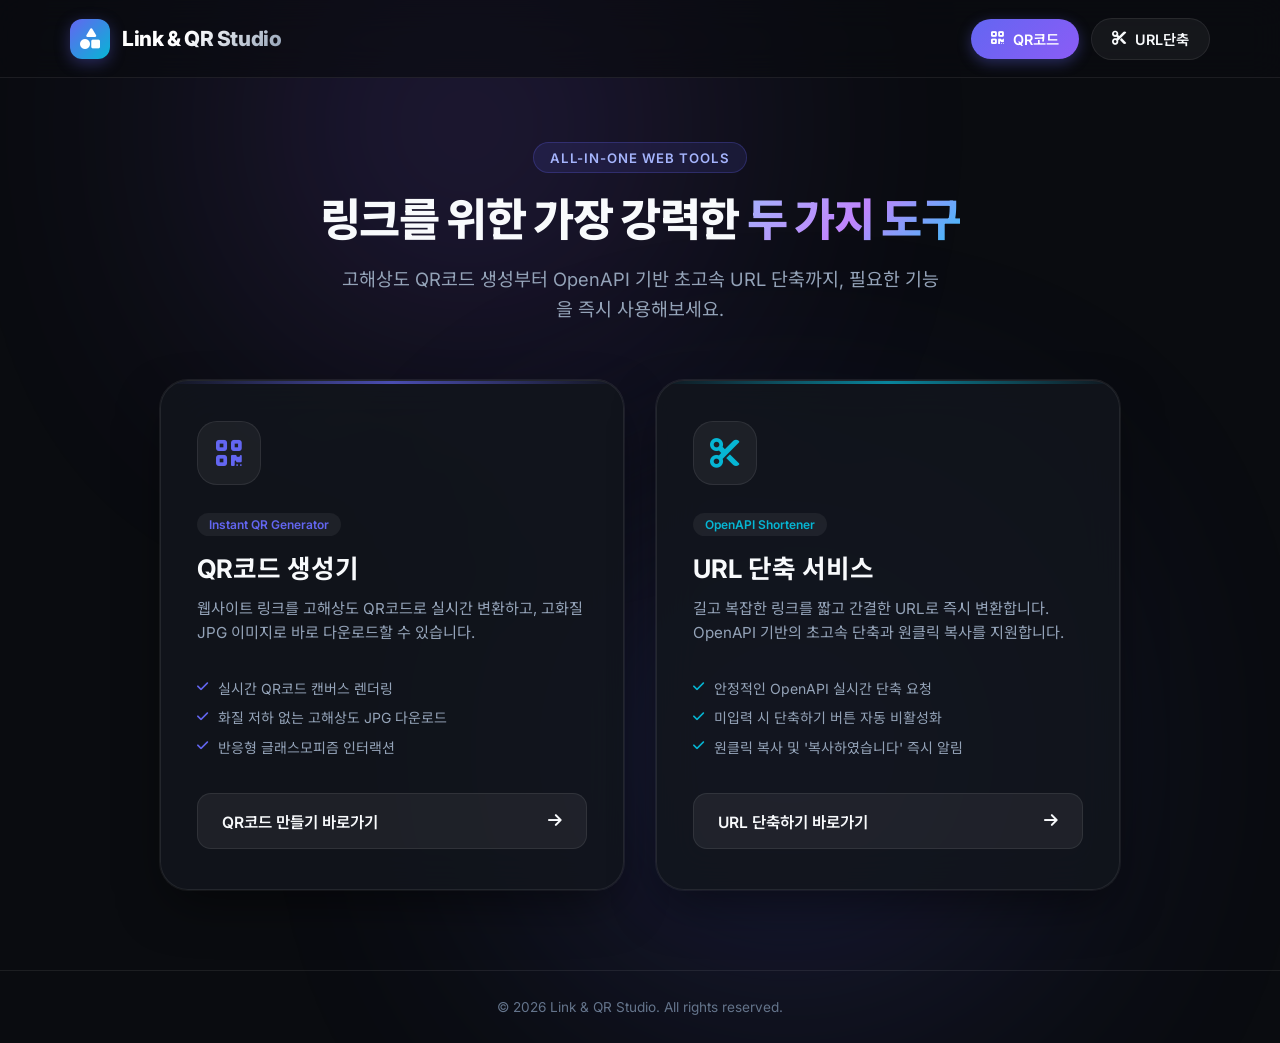
<file: index.html>
<!DOCTYPE html>
<html lang="ko">
<head>
  <meta charset="UTF-8">
  <meta name="viewport" content="width=device-width, initial-scale=1.0">
  <title>Link & QR Hub - 스마트 웹 도구 모음</title>
  <meta name="description" content="QR 코드 생성기 및 OpenAPI 기반 URL 단축 서비스를 제공하는 스마트 웹 유틸리티 허브.">
  
  <!-- Google Fonts -->
  <link rel="preconnect" href="https://fonts.googleapis.com">
  <link rel="preconnect" href="https://fonts.gstatic.com" crossorigin>
  <link href="https://fonts.googleapis.com/css2?family=Inter:wght@400;500;600;700;800&family=Noto+Sans+KR:wght@400;500;700&display=swap" rel="stylesheet">
  
  <!-- FontAwesome -->
  <link rel="stylesheet" href="https://cdnjs.cloudflare.com/ajax/libs/font-awesome/6.5.1/css/all.min.css">

  <style>
    :root {
      --bg-main: #0a0c10;
      --bg-card: rgba(18, 22, 29, 0.85);
      --bg-card-hover: rgba(26, 32, 44, 0.95);
      --border-subtle: rgba(255, 255, 255, 0.08);
      --border-highlight: rgba(255, 255, 255, 0.18);
      
      --primary: #6366f1;
      --primary-hover: #4f46e5;
      --primary-glow: rgba(99, 102, 241, 0.35);
      --accent: #8b5cf6;
      --cyan: #06b6d4;
      --emerald: #10b981;

      --text-main: #f8fafc;
      --text-muted: #94a3b8;
      --text-dim: #64748b;

      --radius-md: 14px;
      --radius-lg: 20px;
      --radius-xl: 28px;
      --radius-full: 9999px;

      --shadow-card: 0 20px 50px -10px rgba(0, 0, 0, 0.5), 0 0 0 1px var(--border-subtle);
      --shadow-glow: 0 0 40px -10px var(--primary-glow);
      --transition-smooth: all 0.4s cubic-bezier(0.16, 1, 0.3, 1);
    }

    * {
      margin: 0;
      padding: 0;
      box-sizing: border-box;
    }

    body {
      font-family: 'Inter', 'Noto Sans KR', -apple-system, BlinkMacSystemFont, sans-serif;
      background-color: var(--bg-main);
      color: var(--text-main);
      min-height: 100vh;
      display: flex;
      flex-direction: column;
      overflow-x: hidden;
      position: relative;
      -webkit-font-smoothing: antialiased;
    }

    /* Ambient Background Light Orbs */
    .ambient-glow {
      position: fixed;
      border-radius: 50%;
      filter: blur(140px);
      pointer-events: none;
      z-index: 0;
      opacity: 0.45;
      animation: pulseGlow 12s ease-in-out infinite alternate;
    }

    .glow-top {
      top: -150px;
      left: 15%;
      width: 550px;
      height: 550px;
      background: radial-gradient(circle, var(--accent) 0%, transparent 70%);
    }

    .glow-bottom {
      bottom: -150px;
      right: 15%;
      width: 600px;
      height: 600px;
      background: radial-gradient(circle, var(--primary) 0%, transparent 70%);
    }

    @keyframes pulseGlow {
      0% { transform: scale(1) translateY(0); opacity: 0.35; }
      50% { transform: scale(1.1) translateY(30px); opacity: 0.5; }
      100% { transform: scale(1) translateY(0); opacity: 0.35; }
    }

    /* Header */
    .app-header {
      position: sticky;
      top: 0;
      z-index: 50;
      width: 100%;
      padding: 1.1rem 2rem;
      backdrop-filter: blur(16px);
      -webkit-backdrop-filter: blur(16px);
      border-bottom: 1px solid var(--border-subtle);
      background: rgba(10, 12, 16, 0.65);
    }

    .header-container {
      max-width: 1140px;
      margin: 0 auto;
      display: flex;
      align-items: center;
      justify-content: space-between;
      gap: 1.5rem;
    }

    .brand-link {
      display: flex;
      align-items: center;
      gap: 0.75rem;
      text-decoration: none;
      color: var(--text-main);
    }

    .logo-wrapper {
      width: 40px;
      height: 40px;
      border-radius: 12px;
      background: linear-gradient(135deg, var(--primary), var(--cyan));
      display: flex;
      align-items: center;
      justify-content: center;
      box-shadow: 0 4px 15px var(--primary-glow);
      color: #ffffff;
      font-size: 1.25rem;
    }

    .brand-name {
      font-size: 1.3rem;
      font-weight: 800;
      letter-spacing: -0.02em;
      background: linear-gradient(135deg, #ffffff 40%, var(--text-muted) 100%);
      -webkit-background-clip: text;
      -webkit-text-fill-color: transparent;
    }

    /* Nav Buttons */
    .nav-tabs {
      display: flex;
      align-items: center;
      gap: 0.75rem;
    }

    .nav-btn {
      display: inline-flex;
      align-items: center;
      gap: 0.55rem;
      padding: 0.6rem 1.25rem;
      border-radius: var(--radius-full);
      font-size: 0.9rem;
      font-weight: 600;
      text-decoration: none;
      transition: var(--transition-smooth);
      border: 1px solid var(--border-subtle);
      background: rgba(255, 255, 255, 0.05);
      color: var(--text-main);
    }

    .nav-btn:hover {
      background: rgba(255, 255, 255, 0.12);
      border-color: var(--border-highlight);
      transform: translateY(-2px);
    }

    .nav-btn.primary {
      background: linear-gradient(135deg, var(--primary), var(--accent));
      border: none;
      color: #ffffff;
      box-shadow: 0 4px 14px var(--primary-glow);
    }

    .nav-btn.primary:hover {
      filter: brightness(1.15);
      box-shadow: 0 6px 20px rgba(99, 102, 241, 0.5);
    }

    /* Main Container */
    .main-wrapper {
      flex: 1;
      display: flex;
      flex-direction: column;
      align-items: center;
      justify-content: center;
      padding: 4rem 1.5rem 5rem;
      position: relative;
      z-index: 1;
      max-width: 1140px;
      margin: 0 auto;
      width: 100%;
    }

    /* Hero */
    .hero-section {
      text-align: center;
      margin-bottom: 3.5rem;
    }

    .hero-tag {
      display: inline-block;
      font-size: 0.825rem;
      font-weight: 600;
      text-transform: uppercase;
      letter-spacing: 0.08em;
      padding: 0.4rem 1rem;
      border-radius: var(--radius-full);
      background: rgba(99, 102, 241, 0.12);
      border: 1px solid rgba(99, 102, 241, 0.25);
      color: #a5b4fc;
      margin-bottom: 1.25rem;
    }

    .hero-title {
      font-size: 2.8rem;
      font-weight: 800;
      letter-spacing: -0.03em;
      line-height: 1.25;
      margin-bottom: 1rem;
    }

    .text-gradient {
      background: linear-gradient(135deg, #a5b4fc, #c084fc, #38bdf8);
      -webkit-background-clip: text;
      -webkit-text-fill-color: transparent;
    }

    .hero-subtitle {
      font-size: 1.15rem;
      color: var(--text-muted);
      max-width: 600px;
      margin: 0 auto;
      line-height: 1.6;
    }

    /* Cards Grid */
    .cards-grid {
      display: grid;
      grid-template-columns: repeat(2, 1fr);
      gap: 2rem;
      width: 100%;
      max-width: 960px;
    }

    .hub-card {
      background: var(--bg-card);
      backdrop-filter: blur(20px);
      -webkit-backdrop-filter: blur(20px);
      border: 1px solid var(--border-subtle);
      border-radius: var(--radius-xl);
      padding: 2.5rem 2.25rem;
      text-decoration: none;
      color: inherit;
      display: flex;
      flex-direction: column;
      justify-content: space-between;
      position: relative;
      overflow: hidden;
      box-shadow: var(--shadow-card);
      transition: var(--transition-smooth);
    }

    .hub-card::before {
      content: '';
      position: absolute;
      top: 0;
      left: 0;
      right: 0;
      height: 3px;
      background: linear-gradient(90deg, transparent, var(--card-color, var(--primary)), transparent);
      opacity: 0.7;
    }

    .hub-card:hover {
      transform: translateY(-8px);
      border-color: var(--border-highlight);
      background: var(--bg-card-hover);
      box-shadow: 0 30px 60px -15px rgba(0, 0, 0, 0.7), 0 0 40px -10px var(--card-glow, var(--primary-glow));
    }

    .card-qr {
      --card-color: #6366f1;
      --card-glow: rgba(99, 102, 241, 0.4);
    }

    .card-short {
      --card-color: #06b6d4;
      --card-glow: rgba(6, 182, 212, 0.4);
    }

    .card-icon-wrap {
      width: 64px;
      height: 64px;
      border-radius: var(--radius-lg);
      background: rgba(255, 255, 255, 0.05);
      border: 1px solid var(--border-subtle);
      display: flex;
      align-items: center;
      justify-content: center;
      font-size: 1.85rem;
      margin-bottom: 1.75rem;
      color: var(--card-color);
      transition: var(--transition-smooth);
    }

    .hub-card:hover .card-icon-wrap {
      transform: scale(1.1) rotate(-3deg);
      background: rgba(255, 255, 255, 0.1);
    }

    .card-badge {
      display: inline-block;
      font-size: 0.75rem;
      font-weight: 600;
      padding: 0.25rem 0.75rem;
      border-radius: var(--radius-full);
      background: rgba(255, 255, 255, 0.06);
      color: var(--card-color);
      margin-bottom: 0.75rem;
    }

    .card-title {
      font-size: 1.6rem;
      font-weight: 700;
      margin-bottom: 0.75rem;
      color: var(--text-main);
      display: flex;
      align-items: center;
      gap: 0.5rem;
    }

    .card-desc {
      font-size: 0.95rem;
      color: var(--text-muted);
      line-height: 1.6;
      margin-bottom: 2rem;
    }

    .card-features {
      list-style: none;
      display: flex;
      flex-direction: column;
      gap: 0.6rem;
      margin-bottom: 2.25rem;
    }

    .card-features li {
      font-size: 0.875rem;
      color: var(--text-muted);
      display: flex;
      align-items: center;
      gap: 0.6rem;
    }

    .card-features li i {
      color: var(--card-color);
      font-size: 0.8rem;
    }

    .card-action-btn {
      display: inline-flex;
      align-items: center;
      justify-content: space-between;
      width: 100%;
      padding: 1rem 1.5rem;
      border-radius: var(--radius-md);
      background: rgba(255, 255, 255, 0.06);
      border: 1px solid var(--border-subtle);
      font-size: 0.975rem;
      font-weight: 600;
      color: var(--text-main);
      transition: var(--transition-smooth);
    }

    .hub-card:hover .card-action-btn {
      background: var(--card-color);
      color: #ffffff;
      border-color: transparent;
      box-shadow: 0 4px 20px var(--card-glow);
    }

    .hub-card:hover .card-action-btn i {
      transform: translateX(4px);
    }

    .card-action-btn i {
      transition: transform 0.2s ease;
    }

    /* Footer */
    .app-footer {
      width: 100%;
      padding: 1.75rem 2rem;
      border-top: 1px solid var(--border-subtle);
      text-align: center;
      font-size: 0.85rem;
      color: var(--text-dim);
      position: relative;
      z-index: 10;
    }

    @media (max-width: 820px) {
      .cards-grid {
        grid-template-columns: 1fr;
      }
      .hero-title {
        font-size: 2.1rem;
      }
      .hub-card {
        padding: 2rem 1.75rem;
      }
    }
  </style>
</head>
<body>
  <!-- Ambient background glow elements -->
  <div class="ambient-glow glow-top"></div>
  <div class="ambient-glow glow-bottom"></div>

  <!-- Header Section with Buttons -->
  <header class="app-header">
    <div class="header-container">
      <a href="index.html" class="brand-link" id="brand-home" title="메인 허브">
        <div class="logo-wrapper">
          <i class="fa-solid fa-shapes"></i>
        </div>
        <span class="brand-name">Link & QR Studio</span>
      </a>

      <!-- 1. 'QR코드' 버튼과 'URL단축' 버튼 -->
      <nav class="nav-tabs" aria-label="메인 기능 바로가기">
        <a href="url2qr/index.html" class="nav-btn primary" id="btn-nav-qr" title="QR 코드 생성기로 이동">
          <i class="fa-solid fa-qrcode"></i>
          <span>QR코드</span>
        </a>
        <a href="urlShort/index.html" class="nav-btn" id="btn-nav-short" title="URL 단축 서비스로 이동">
          <i class="fa-solid fa-scissors"></i>
          <span>URL단축</span>
        </a>
      </nav>
    </div>
  </header>

  <!-- Main Content -->
  <main class="main-wrapper">
    <!-- Hero Section -->
    <section class="hero-section">
      <div class="hero-tag">All-in-One Web Tools</div>
      <h1 class="hero-title">링크를 위한 가장 강력한 <span class="text-gradient">두 가지 도구</span></h1>
      <p class="hero-subtitle">고해상도 QR코드 생성부터 OpenAPI 기반 초고속 URL 단축까지, 필요한 기능을 즉시 사용해보세요.</p>
    </section>

    <!-- Cards Grid -->
    <div class="cards-grid">
      
      <!-- Card 1: QR코드 (url2qr 폴더 index.html 연결) -->
      <a href="url2qr/index.html" class="hub-card card-qr" id="card-qr-link" title="QR코드 생성기로 이동">
        <div>
          <div class="card-icon-wrap">
            <i class="fa-solid fa-qrcode"></i>
          </div>
          <span class="card-badge">Instant QR Generator</span>
          <h2 class="card-title">QR코드 생성기</h2>
          <p class="card-desc">웹사이트 링크를 고해상도 QR코드로 실시간 변환하고, 고화질 JPG 이미지로 바로 다운로드할 수 있습니다.</p>
          <ul class="card-features">
            <li><i class="fa-solid fa-check"></i> 실시간 QR코드 캔버스 렌더링</li>
            <li><i class="fa-solid fa-check"></i> 화질 저하 없는 고해상도 JPG 다운로드</li>
            <li><i class="fa-solid fa-check"></i> 반응형 글래스모피즘 인터랙션</li>
          </ul>
        </div>
        <div class="card-action-btn">
          <span>QR코드 만들기 바로가기</span>
          <i class="fa-solid fa-arrow-right"></i>
        </div>
      </a>

      <!-- Card 2: URL단축 (urlShort 폴더 index.html 연결) -->
      <a href="urlShort/index.html" class="hub-card card-short" id="card-short-link" title="URL 단축 서비스로 이동">
        <div>
          <div class="card-icon-wrap">
            <i class="fa-solid fa-scissors"></i>
          </div>
          <span class="card-badge">OpenAPI Shortener</span>
          <h2 class="card-title">URL 단축 서비스</h2>
          <p class="card-desc">길고 복잡한 링크를 짧고 간결한 URL로 즉시 변환합니다. OpenAPI 기반의 초고속 단축과 원클릭 복사를 지원합니다.</p>
          <ul class="card-features">
            <li><i class="fa-solid fa-check"></i> 안정적인 OpenAPI 실시간 단축 요청</li>
            <li><i class="fa-solid fa-check"></i> 미입력 시 단축하기 버튼 자동 비활성화</li>
            <li><i class="fa-solid fa-check"></i> 원클릭 복사 및 '복사하였습니다' 즉시 알림</li>
          </ul>
        </div>
        <div class="card-action-btn">
          <span>URL 단축하기 바로가기</span>
          <i class="fa-solid fa-arrow-right"></i>
        </div>
      </a>

    </div>
  </main>

  <!-- Footer -->
  <footer class="app-footer">
    <p>© 2026 Link & QR Studio. All rights reserved.</p>
  </footer>
</body>
</html>
</file>
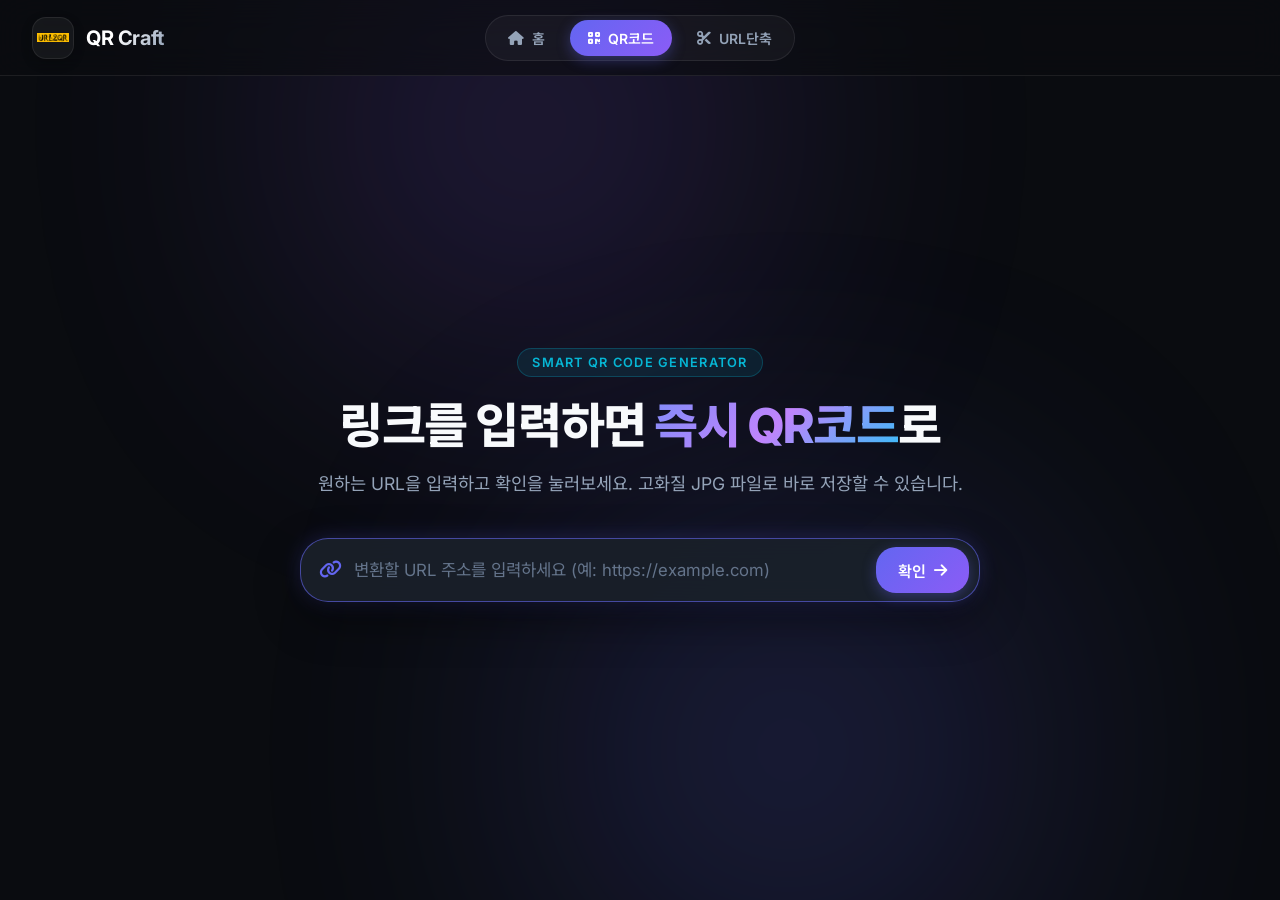
<file: url2qr/index.html>
<!DOCTYPE html>
<html lang="ko">
<head>
  <meta charset="UTF-8">
  <meta name="viewport" content="width=device-width, initial-scale=1.0">
  <title>QR Craft - 간편하고 세련된 QR 코드 생성기</title>
  <meta name="description" content="URL을 입력하여 손쉽게 고해상도 QR코드를 생성하고 JPG 파일로 다운로드하세요.">
  
  <!-- Google Fonts -->
  <link rel="preconnect" href="https://fonts.googleapis.com">
  <link rel="preconnect" href="https://fonts.gstatic.com" crossorigin>
  <link href="https://fonts.googleapis.com/css2?family=Inter:wght@400;500;600;700&family=Noto+Sans+KR:wght@400;500;700&display=swap" rel="stylesheet">
  
  <!-- FontAwesome for crisp modern icons -->
  <link rel="stylesheet" href="https://cdnjs.cloudflare.com/ajax/libs/font-awesome/6.5.1/css/all.min.css">
  
  <!-- CSS -->
  <link rel="stylesheet" href="style.css">
</head>
<body>
  <!-- Ambient background glow elements -->
  <div class="ambient-glow glow-top"></div>
  <div class="ambient-glow glow-bottom"></div>

  <!-- Header Section with Logo -->
  <header class="app-header">
    <div class="header-container">
      <a href="../index.html" class="brand-link" id="brand-home" title="처음 페이지(홈)로 이동">
        <div class="logo-wrapper">
          <img src="img/logo.png" alt="QR Craft 로고" class="logo-img" id="site-logo" onerror="this.style.display='none'; document.getElementById('logo-fallback').style.display='flex';">
          <div class="logo-fallback" id="logo-fallback" style="display: none;">
            <i class="fa-solid fa-qrcode"></i>
          </div>
        </div>
        <span class="brand-name">QR Craft</span>
      </a>

      <!-- Navigation Tabs: 홈, QR코드, URL단축 -->
      <nav class="nav-tabs" aria-label="메인 메뉴">
        <a href="../index.html" class="nav-tab-btn" id="nav-btn-home" title="처음 페이지(홈)로 이동">
          <i class="fa-solid fa-house"></i>
          <span>홈</span>
        </a>
        <a href="index.html" class="nav-tab-btn active" id="nav-btn-qr" title="현재 서비스: QR 코드 생성기">
          <i class="fa-solid fa-qrcode"></i>
          <span>QR코드</span>
        </a>
        <a href="../urlShort/index.html" class="nav-tab-btn" id="nav-btn-short" title="URL 단축 서비스로 이동">
          <i class="fa-solid fa-scissors"></i>
          <span>URL단축</span>
        </a>
      </nav>

      <!-- 우측 여백 밸런스용 빈 요소 (중앙 탭의 완전한 센터 정렬 지원) -->
      <div class="header-spacer" aria-hidden="true"></div>
    </div>
  </header>

  <!-- Main Workspace -->
  <main class="main-wrapper" id="main-wrapper">
    
    <!-- Hero / Headline (Visible in Initial state) -->
    <section class="hero-section" id="hero-section">
      <div class="hero-tag">Smart QR Code Generator</div>
      <h1 class="hero-title">링크를 입력하면 <span class="text-gradient">즉시 QR코드</span>로</h1>
      <p class="hero-subtitle">원하는 URL을 입력하고 확인을 눌러보세요. 고화질 JPG 파일로 바로 저장할 수 있습니다.</p>
    </section>

    <!-- Center QR Result Area (Hidden initially, visible in Result state) -->
    <section class="qr-result-section" id="qr-result-section" aria-live="polite">
      <div class="qr-card-container">
        
        <!-- Interactive QR Card -->
        <div class="qr-card" id="qr-card" title="클릭하여 JPG 파일로 다운로드">
          <div class="qr-badge">JPG 원클릭 다운로드</div>
          
          <div class="qr-canvas-wrapper" id="qr-canvas-wrapper">
            <!-- Container where qrcode.js mounts the canvas -->
            <div id="qrcode-mount"></div>
            <div class="qr-overlay">
              <div class="overlay-icon-wrap">
                <i class="fa-solid fa-download"></i>
              </div>
              <span class="overlay-text">클릭하여 JPG 저장</span>
            </div>
          </div>

          <div class="qr-info-meta">
            <span class="qr-target-preview" id="qr-target-preview">https://...</span>
            <div class="qr-actions-row">
              <button type="button" class="action-btn" id="btn-download-jpg" title="JPG 파일 다운로드">
                <i class="fa-solid fa-download"></i> JPG 다운로드
              </button>
              <button type="button" class="action-btn secondary" id="btn-copy-url" title="입력 URL 복사">
                <i class="fa-regular fa-copy"></i> 링크 복사
              </button>
              <button type="button" class="action-btn secondary" id="btn-reset-view" title="새로운 QR 만들기">
                <i class="fa-solid fa-rotate-left"></i> 새로 만들기
              </button>
            </div>
          </div>
        </div>

      </div>
    </section>

    <!-- Input Section: Center in Initial Mode, Moves to Bottom in Result Mode -->
    <section class="input-panel-wrapper" id="input-panel-wrapper">
      <form class="url-input-form" id="url-form" autocomplete="off">
        <div class="input-group-modern">
          <div class="input-icon">
            <i class="fa-solid fa-link"></i>
          </div>
          <input 
            type="text" 
            id="url-input" 
            class="url-input" 
            placeholder="변환할 URL 주소를 입력하세요 (예: https://example.com)" 
            required 
            aria-label="URL 입력"
            spellcheck="false"
          >
          <button type="button" class="btn-clear" id="btn-clear-input" title="내용 지우기" aria-label="지우기">
            <i class="fa-solid fa-xmark"></i>
          </button>
          <button type="submit" class="btn-submit" id="btn-generate">
            <span class="btn-text">확인</span>
            <i class="fa-solid fa-arrow-right btn-icon"></i>
          </button>
        </div>
      </form>
    </section>

  </main>

  <!-- Toast Notification Container -->
  <div class="toast-container" id="toast-container"></div>

  <!-- QR Code Library (Local Bundle) -->
  <script src="js/qrcode.min.js"></script>
  <!-- Application Logic -->
  <script src="script.js"></script>
</body>
</html>
</file>
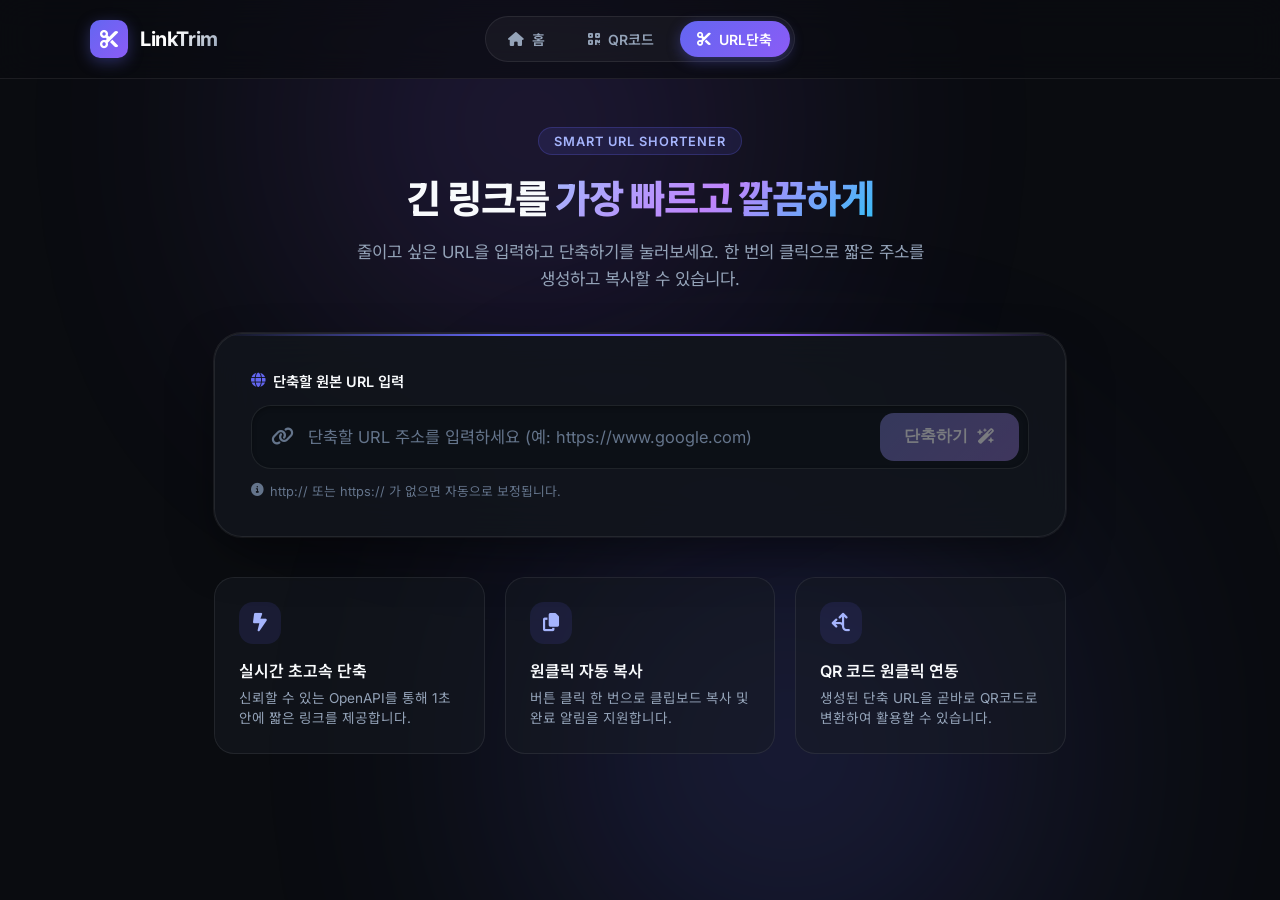
<file: urlShort/index.html>
<!DOCTYPE html>
<html lang="ko">
<head>
  <meta charset="UTF-8">
  <meta name="viewport" content="width=device-width, initial-scale=1.0">
  <title>LinkTrim - 빠르고 스마트한 URL 단축 서비스</title>
  <meta name="description" content="긴 웹사이트 주소를 간결하고 깔끔한 단축 URL로 즉시 변환하세요. 무료 OpenAPI 기반 단축 링크 생성기.">
  
  <!-- Google Fonts -->
  <link rel="preconnect" href="https://fonts.googleapis.com">
  <link rel="preconnect" href="https://fonts.gstatic.com" crossorigin>
  <link href="https://fonts.googleapis.com/css2?family=Inter:wght@400;500;600;700&family=Noto+Sans+KR:wght@400;500;700&display=swap" rel="stylesheet">
  
  <!-- FontAwesome -->
  <link rel="stylesheet" href="https://cdnjs.cloudflare.com/ajax/libs/font-awesome/6.5.1/css/all.min.css">
  
  <!-- CSS -->
  <link rel="stylesheet" href="style.css">
</head>
<body>
  <!-- Ambient background glow elements -->
  <div class="ambient-glow glow-top"></div>
  <div class="ambient-glow glow-bottom"></div>

  <!-- Header Section with Navigation -->
  <header class="app-header">
    <div class="header-container">
      <a href="../index.html" class="brand-link" id="brand-home" title="처음 페이지(홈)로 이동">
        <div class="logo-wrapper">
          <div class="logo-fallback">
            <i class="fa-solid fa-scissors"></i>
          </div>
        </div>
        <span class="brand-name">LinkTrim</span>
      </a>

      <!-- Navigation Tabs: 홈, QR코드, URL단축 -->
      <nav class="nav-tabs" aria-label="메인 메뉴">
        <a href="../index.html" class="nav-tab-btn" id="nav-btn-home" title="처음 페이지(홈)로 이동">
          <i class="fa-solid fa-house"></i>
          <span>홈</span>
        </a>
        <a href="../url2qr/index.html" class="nav-tab-btn" id="nav-btn-qr" title="QR 코드 생성기로 이동">
          <i class="fa-solid fa-qrcode"></i>
          <span>QR코드</span>
        </a>
        <a href="index.html" class="nav-tab-btn active" id="nav-btn-short" title="현재 서비스: URL 단축">
          <i class="fa-solid fa-scissors"></i>
          <span>URL단축</span>
        </a>
      </nav>

      <!-- 우측 여백 밸런스용 빈 요소 (중앙 탭의 완전한 센터 정렬 지원) -->
      <div class="header-spacer" aria-hidden="true"></div>
    </div>
  </header>

  <!-- Main Workspace -->
  <main class="main-wrapper" id="main-wrapper">
    
    <!-- Hero / Headline -->
    <section class="hero-section" id="hero-section">
      <div class="hero-tag">Smart URL Shortener</div>
      <h1 class="hero-title">긴 링크를 <span class="text-gradient">가장 빠르고 깔끔하게</span></h1>
      <p class="hero-subtitle">줄이고 싶은 URL을 입력하고 단축하기를 눌러보세요. 한 번의 클릭으로 짧은 주소를 생성하고 복사할 수 있습니다.</p>
    </section>

    <!-- Shortener Card Container -->
    <section class="shortener-container">
      <div class="shortener-card">
        
        <!-- Step 1: Input URL Form -->
        <form class="url-input-form" id="shorten-form" autocomplete="off">
          <label for="url-input" class="form-label">
            <i class="fa-solid fa-globe"></i> 단축할 원본 URL 입력
          </label>
          <div class="input-group-modern">
            <div class="input-icon">
              <i class="fa-solid fa-link"></i>
            </div>
            <input 
              type="url" 
              id="url-input" 
              class="url-input" 
              placeholder="단축할 URL 주소를 입력하세요 (예: https://www.google.com)" 
              required 
              aria-label="URL 입력"
              spellcheck="false"
            >
            <button type="button" class="btn-clear" id="btn-clear-input" title="내용 지우기" aria-label="지우기" style="display: none;">
              <i class="fa-solid fa-xmark"></i>
            </button>
            <button type="submit" class="btn-submit" id="btn-shorten" disabled title="단축할 URL을 입력하세요">
              <span class="btn-text">단축하기</span>
              <i class="fa-solid fa-wand-magic-sparkles btn-icon"></i>
            </button>
          </div>
          <p class="input-helper-text" id="input-helper">
            <i class="fa-solid fa-circle-info"></i> http:// 또는 https:// 가 없으면 자동으로 보정됩니다.
          </p>
        </form>

        <!-- Loading State -->
        <div class="loading-state" id="loading-state" style="display: none;" aria-live="polite">
          <div class="spinner"></div>
          <span class="loading-text">OpenAPI로 짧은 링크를 생성하고 있습니다...</span>
        </div>

        <!-- Step 2: Read-Only Output Box -->
        <div class="output-panel" id="output-panel" style="display: none;" aria-live="polite">
          <div class="output-divider">
            <span>단축 결과</span>
          </div>

          <label for="short-output" class="form-label result-label">
            <i class="fa-solid fa-check-circle success-icon"></i> 생성된 단축 URL (읽기 전용)
          </label>

          <div class="output-group-modern">
            <div class="output-icon">
              <i class="fa-solid fa-circle-check"></i>
            </div>
            <input 
              type="text" 
              id="short-output" 
              class="short-output-input" 
              readonly 
              aria-label="생성된 단축 URL" 
              value=""
              placeholder="단축 결과가 여기에 표시됩니다."
            >
            <button type="button" class="btn-copy" id="btn-copy" title="단축 URL 복사하기">
              <i class="fa-regular fa-copy"></i>
              <span class="btn-copy-text">복사</span>
            </button>
          </div>

          <!-- Secondary Actions -->
          <div class="output-actions">
            <a href="#" target="_blank" rel="noopener noreferrer" class="action-link-btn" id="link-visit" title="새 탭에서 열기">
              <i class="fa-solid fa-arrow-up-right-from-square"></i> 바로 방문하기
            </a>
            <button type="button" class="action-link-btn" id="btn-to-qr" title="이 단축 링크로 QR코드 만들기">
              <i class="fa-solid fa-qrcode"></i> QR 코드로 변환
            </button>
            <button type="button" class="action-link-btn secondary" id="btn-reset" title="새로 만들기">
              <i class="fa-solid fa-rotate-left"></i> 새로 단축하기
            </button>
          </div>
        </div>

      </div>

      <!-- Feature Highlights -->
      <div class="feature-grid">
        <div class="feature-item">
          <div class="feature-icon"><i class="fa-solid fa-bolt-lightning"></i></div>
          <div class="feature-content">
            <h4>실시간 초고속 단축</h4>
            <p>신뢰할 수 있는 OpenAPI를 통해 1초 안에 짧은 링크를 제공합니다.</p>
          </div>
        </div>
        <div class="feature-item">
          <div class="feature-icon"><i class="fa-solid fa-copy"></i></div>
          <div class="feature-content">
            <h4>원클릭 자동 복사</h4>
            <p>버튼 클릭 한 번으로 클립보드 복사 및 완료 알림을 지원합니다.</p>
          </div>
        </div>
        <div class="feature-item">
          <div class="feature-icon"><i class="fa-solid fa-arrows-split-up-and-left"></i></div>
          <div class="feature-content">
            <h4>QR 코드 원클릭 연동</h4>
            <p>생성된 단축 URL을 곧바로 QR코드로 변환하여 활용할 수 있습니다.</p>
          </div>
        </div>
      </div>

    </section>

  </main>

  <!-- Toast Notification Container -->
  <div class="toast-container" id="toast-container"></div>

  <!-- Application Logic -->
  <script src="script.js"></script>
</body>
</html>
</file>
<file: url2qr/style.css>
/* ==========================================================================
   QR Craft - Modern Glassmorphism & High-End Dark UI
   ========================================================================== */

:root {
  --bg-main: #0a0c10;
  --bg-surface: rgba(22, 27, 34, 0.75);
  --bg-surface-hover: rgba(30, 36, 45, 0.9);
  --bg-card: rgba(18, 22, 29, 0.85);
  
  --border-subtle: rgba(255, 255, 255, 0.08);
  --border-focus: rgba(99, 102, 241, 0.6);
  --border-highlight: rgba(255, 255, 255, 0.15);

  --primary: #6366f1;
  --primary-hover: #4f46e5;
  --primary-glow: rgba(99, 102, 241, 0.35);
  --accent: #8b5cf6;
  --accent-cyan: #06b6d4;

  --text-main: #f8fafc;
  --text-muted: #94a3b8;
  --text-dim: #64748b;

  --radius-sm: 8px;
  --radius-md: 14px;
  --radius-lg: 20px;
  --radius-xl: 28px;
  --radius-full: 9999px;

  --shadow-card: 0 20px 50px -10px rgba(0, 0, 0, 0.5), 0 0 0 1px var(--border-subtle);
  --shadow-glow: 0 0 40px -10px var(--primary-glow);
  
  --transition-smooth: all 0.5s cubic-bezier(0.16, 1, 0.3, 1);
  --transition-fast: all 0.2s ease;
}

* {
  margin: 0;
  padding: 0;
  box-sizing: border-box;
}

body {
  font-family: 'Inter', 'Noto Sans KR', -apple-system, BlinkMacSystemFont, sans-serif;
  background-color: var(--bg-main);
  color: var(--text-main);
  min-height: 100vh;
  display: flex;
  flex-direction: column;
  overflow-x: hidden;
  position: relative;
  -webkit-font-smoothing: antialiased;
}

/* Ambient Background Light Orbs */
.ambient-glow {
  position: fixed;
  border-radius: 50%;
  filter: blur(140px);
  pointer-events: none;
  z-index: 0;
  opacity: 0.45;
  animation: pulseGlow 12s ease-in-out infinite alternate;
}

.glow-top {
  top: -150px;
  left: 20%;
  width: 550px;
  height: 550px;
  background: radial-gradient(circle, var(--accent) 0%, transparent 70%);
}

.glow-bottom {
  bottom: -150px;
  right: 15%;
  width: 600px;
  height: 600px;
  background: radial-gradient(circle, var(--primary) 0%, transparent 70%);
  animation-delay: -6s;
}

@keyframes pulseGlow {
  0% { transform: scale(1) translate(0, 0); opacity: 0.35; }
  100% { transform: scale(1.15) translate(30px, 20px); opacity: 0.55; }
}

/* ==========================================================================
   Header (Top Left Logo)
   ========================================================================== */
.app-header {
  position: fixed;
  top: 0;
  left: 0;
  width: 100%;
  height: 76px;
  display: flex;
  align-items: center;
  padding: 0 2rem;
  z-index: 100;
  backdrop-filter: blur(16px);
  -webkit-backdrop-filter: blur(16px);
  border-bottom: 1px solid var(--border-subtle);
  background: rgba(10, 12, 16, 0.6);
}

.header-container {
  max-width: 1300px;
  width: 100%;
  margin: 0 auto;
  display: grid;
  grid-template-columns: 1fr auto 1fr;
  align-items: center;
}

.header-spacer {
  display: block;
}

.brand-link {
  display: flex;
  align-items: center;
  gap: 12px;
  text-decoration: none;
  color: var(--text-main);
  transition: var(--transition-fast);
}

.brand-link:hover {
  opacity: 0.85;
}

.logo-wrapper {
  width: 42px;
  height: 42px;
  display: flex;
  align-items: center;
  justify-content: center;
  border-radius: var(--radius-md);
  background: rgba(255, 255, 255, 0.05);
  border: 1px solid var(--border-subtle);
  overflow: hidden;
  box-shadow: 0 4px 12px rgba(0, 0, 0, 0.2);
}

.logo-img {
  width: 100%;
  height: 100%;
  object-fit: contain;
  padding: 4px;
}

.logo-fallback {
  color: var(--primary);
  font-size: 1.3rem;
}

.brand-name {
  font-size: 1.25rem;
  font-weight: 700;
  letter-spacing: -0.02em;
  background: linear-gradient(120deg, #ffffff 40%, var(--text-muted) 100%);
  -webkit-background-clip: text;
  -webkit-text-fill-color: transparent;
}

/* Navigation Tabs: QR코드 & URL단축 */
.nav-tabs {
  display: flex;
  align-items: center;
  gap: 0.5rem;
  background: rgba(255, 255, 255, 0.04);
  padding: 4px;
  border-radius: var(--radius-full);
  border: 1px solid var(--border-subtle);
}

.nav-tab-btn {
  display: inline-flex;
  align-items: center;
  gap: 0.5rem;
  padding: 0.5rem 1.1rem;
  border-radius: var(--radius-full);
  font-size: 0.875rem;
  font-weight: 600;
  color: var(--text-muted);
  text-decoration: none;
  transition: var(--transition-fast);
}

.nav-tab-btn:hover {
  color: var(--text-main);
  background: rgba(255, 255, 255, 0.08);
}

.nav-tab-btn.active {
  color: #ffffff;
  background: linear-gradient(135deg, var(--primary), var(--accent));
  box-shadow: 0 4px 14px var(--primary-glow);
}

.header-badges {
  display: flex;
  gap: 10px;
}

.badge {
  font-size: 0.78rem;
  font-weight: 500;
  color: var(--text-muted);
  background: rgba(255, 255, 255, 0.04);
  border: 1px solid var(--border-subtle);
  padding: 6px 12px;
  border-radius: var(--radius-full);
  display: inline-flex;
  align-items: center;
  gap: 6px;
}

.badge i {
  color: var(--primary);
}

/* ==========================================================================
   Main Layout & Dynamic State Management
   ========================================================================== */
.main-wrapper {
  position: relative;
  z-index: 10;
  flex: 1;
  display: flex;
  flex-direction: column;
  align-items: center;
  justify-content: center;
  padding: 90px 1.5rem 40px;
  min-height: 100vh;
  box-sizing: border-box;
  transition: var(--transition-smooth);
}

/* Hero Section */
.hero-section {
  text-align: center;
  max-width: 680px;
  margin-bottom: 2.5rem;
  transition: opacity 0.4s ease, transform 0.4s ease;
}

.hero-tag {
  display: inline-block;
  font-size: 0.8rem;
  font-weight: 600;
  text-transform: uppercase;
  letter-spacing: 0.1em;
  color: var(--accent-cyan);
  background: rgba(6, 182, 212, 0.1);
  border: 1px solid rgba(6, 182, 212, 0.25);
  padding: 6px 14px;
  border-radius: var(--radius-full);
  margin-bottom: 1.25rem;
}

.hero-title {
  font-size: 3rem;
  line-height: 1.2;
  font-weight: 800;
  letter-spacing: -0.03em;
  margin-bottom: 1rem;
}

.text-gradient {
  background: linear-gradient(135deg, #818cf8 0%, #c084fc 50%, #38bdf8 100%);
  -webkit-background-clip: text;
  -webkit-text-fill-color: transparent;
}

.hero-subtitle {
  font-size: 1.1rem;
  color: var(--text-muted);
  line-height: 1.6;
}

/* ==========================================================================
   QR Code Result Display (State 2 Center Component)
   ========================================================================== */
.qr-result-section {
  display: none;
  opacity: 0;
  transform: scale(0.9) translateY(20px);
  transition: var(--transition-smooth);
  margin-bottom: 90px; /* Space for the bottom input */
  z-index: 15;
}

.qr-card {
  background: var(--bg-card);
  backdrop-filter: blur(24px);
  -webkit-backdrop-filter: blur(24px);
  border: 1px solid var(--border-highlight);
  border-radius: var(--radius-xl);
  padding: 2rem;
  box-shadow: var(--shadow-card), var(--shadow-glow);
  display: flex;
  flex-direction: column;
  align-items: center;
  position: relative;
  transition: transform 0.3s cubic-bezier(0.16, 1, 0.3, 1), box-shadow 0.3s ease;
}

.qr-card:hover {
  transform: translateY(-4px);
  box-shadow: 0 30px 60px -10px rgba(0, 0, 0, 0.65), 0 0 50px -5px var(--primary-glow);
}

.qr-badge {
  font-size: 0.75rem;
  font-weight: 600;
  color: #a5b4fc;
  background: rgba(99, 102, 241, 0.15);
  border: 1px solid rgba(99, 102, 241, 0.3);
  padding: 4px 12px;
  border-radius: var(--radius-full);
  margin-bottom: 1.25rem;
  display: inline-flex;
  align-items: center;
  gap: 5px;
}

/* Canvas Wrapper & Interactive Overlay */
.qr-canvas-wrapper {
  position: relative;
  background: #ffffff;
  padding: 16px;
  border-radius: var(--radius-lg);
  cursor: pointer;
  box-shadow: 0 8px 30px rgba(0, 0, 0, 0.3);
  overflow: hidden;
  display: flex;
  align-items: center;
  justify-content: center;
  transition: var(--transition-fast);
}

.qr-canvas-wrapper:hover {
  transform: scale(1.02);
}

#qrcode-mount {
  display: flex;
  align-items: center;
  justify-content: center;
  position: relative;
}

#qrcode-mount canvas {
  display: block !important;
  width: 240px;
  height: 240px;
  border-radius: 6px;
}

/* Hide duplicate img tag generated by qrcode.js */
#qrcode-mount img {
  display: none !important;
}

/* Hover overlay on QR code */
.qr-overlay {
  position: absolute;
  inset: 0;
  background: rgba(15, 23, 42, 0.88);
  backdrop-filter: blur(4px);
  display: flex;
  flex-direction: column;
  align-items: center;
  justify-content: center;
  gap: 10px;
  opacity: 0;
  pointer-events: none;
  transition: opacity 0.25s ease;
}

.qr-canvas-wrapper:hover .qr-overlay {
  opacity: 1;
}

.overlay-icon-wrap {
  width: 52px;
  height: 52px;
  background: var(--primary);
  border-radius: 50%;
  display: flex;
  align-items: center;
  justify-content: center;
  color: #fff;
  font-size: 1.4rem;
  box-shadow: 0 4px 20px rgba(99, 102, 241, 0.6);
  transform: translateY(8px);
  transition: transform 0.25s cubic-bezier(0.16, 1, 0.3, 1);
}

.qr-canvas-wrapper:hover .overlay-icon-wrap {
  transform: translateY(0);
}

.overlay-text {
  color: #ffffff;
  font-size: 0.9rem;
  font-weight: 600;
  letter-spacing: -0.01em;
}

/* QR Meta & Actions */
.qr-info-meta {
  margin-top: 1.5rem;
  width: 100%;
  display: flex;
  flex-direction: column;
  align-items: center;
  gap: 14px;
}

.qr-target-preview {
  font-size: 0.88rem;
  color: var(--text-muted);
  max-width: 280px;
  overflow: hidden;
  text-overflow: ellipsis;
  white-space: nowrap;
  background: rgba(255, 255, 255, 0.04);
  padding: 6px 14px;
  border-radius: var(--radius-sm);
  border: 1px solid var(--border-subtle);
}

.qr-actions-row {
  display: flex;
  gap: 8px;
  flex-wrap: wrap;
  justify-content: center;
}

.action-btn {
  background: var(--primary);
  color: #ffffff;
  border: none;
  font-size: 0.85rem;
  font-weight: 600;
  padding: 10px 18px;
  border-radius: var(--radius-md);
  cursor: pointer;
  display: inline-flex;
  align-items: center;
  gap: 8px;
  transition: var(--transition-fast);
  box-shadow: 0 4px 14px rgba(99, 102, 241, 0.3);
}

.action-btn:hover {
  background: var(--primary-hover);
  transform: translateY(-2px);
  box-shadow: 0 6px 20px rgba(99, 102, 241, 0.45);
}

.action-btn.secondary {
  background: rgba(255, 255, 255, 0.07);
  color: var(--text-main);
  border: 1px solid var(--border-subtle);
  box-shadow: none;
}

.action-btn.secondary:hover {
  background: rgba(255, 255, 255, 0.12);
  border-color: var(--border-highlight);
  transform: translateY(-2px);
}

/* ==========================================================================
   URL Input Section (Center -> Bottom Dynamic Transition)
   ========================================================================== */
.input-panel-wrapper {
  width: 100%;
  max-width: 680px;
  position: relative;
  z-index: 20;
  transition: all 0.6s cubic-bezier(0.16, 1, 0.3, 1);
}

/* Form & Input Bar */
.url-input-form {
  width: 100%;
}

.input-group-modern {
  position: relative;
  display: flex;
  align-items: center;
  background: var(--bg-surface);
  backdrop-filter: blur(20px);
  -webkit-backdrop-filter: blur(20px);
  border: 1px solid var(--border-subtle);
  border-radius: var(--radius-xl);
  padding: 8px 10px 8px 18px;
  box-shadow: 0 12px 36px rgba(0, 0, 0, 0.35);
  transition: var(--transition-smooth);
}

.input-group-modern:focus-within {
  border-color: var(--border-focus);
  box-shadow: 0 16px 45px rgba(0, 0, 0, 0.45), 0 0 25px -4px var(--primary-glow);
  background: rgba(26, 32, 42, 0.95);
}

.input-icon {
  color: var(--text-dim);
  font-size: 1.15rem;
  margin-right: 12px;
  display: flex;
  align-items: center;
  transition: var(--transition-fast);
}

.input-group-modern:focus-within .input-icon {
  color: var(--primary);
}

.url-input {
  flex: 1;
  background: transparent;
  border: none;
  outline: none;
  color: var(--text-main);
  font-size: 1.05rem;
  font-family: inherit;
  font-weight: 500;
  padding: 8px 0;
}

.url-input::placeholder {
  color: var(--text-dim);
  font-weight: 400;
}

.btn-clear {
  background: transparent;
  border: none;
  color: var(--text-dim);
  font-size: 0.95rem;
  width: 32px;
  height: 32px;
  border-radius: 50%;
  display: none;
  align-items: center;
  justify-content: center;
  cursor: pointer;
  margin-right: 6px;
  transition: var(--transition-fast);
}

.btn-clear:hover {
  background: rgba(255, 255, 255, 0.08);
  color: var(--text-main);
}

.btn-clear.visible {
  display: flex;
}

.btn-submit {
  background: linear-gradient(135deg, var(--primary) 0%, var(--accent) 100%);
  color: #ffffff;
  border: none;
  border-radius: var(--radius-lg);
  font-size: 0.95rem;
  font-weight: 600;
  font-family: inherit;
  padding: 12px 22px;
  cursor: pointer;
  display: flex;
  align-items: center;
  gap: 8px;
  transition: var(--transition-fast);
  box-shadow: 0 4px 14px rgba(99, 102, 241, 0.35);
  white-space: nowrap;
}

.btn-submit:hover {
  opacity: 0.92;
  transform: translateY(-1px);
  box-shadow: 0 6px 20px rgba(99, 102, 241, 0.5);
}

.btn-submit:active {
  transform: translateY(1px);
}

.btn-submit .btn-icon {
  transition: transform 0.2s ease;
}

.btn-submit:hover .btn-icon {
  transform: translateX(3px);
}

/* ==========================================================================
   State 2: .has-result Mode (Input transitions to Bottom Dock)
   ========================================================================== */
.main-wrapper.has-result {
  justify-content: center;
  padding-bottom: 120px;
}

.main-wrapper.has-result .hero-section {
  display: none;
  opacity: 0;
  transform: translateY(-20px);
  pointer-events: none;
}

.main-wrapper.has-result .qr-result-section {
  display: flex;
  opacity: 1;
  transform: scale(1) translateY(0);
  animation: qrReveal 0.6s cubic-bezier(0.16, 1, 0.3, 1) forwards;
}

@keyframes qrReveal {
  0% {
    opacity: 0;
    transform: scale(0.85) translateY(30px);
  }
  100% {
    opacity: 1;
    transform: scale(1) translateY(0);
  }
}

/* Docked Input at bottom */
.main-wrapper.has-result .input-panel-wrapper {
  position: fixed;
  bottom: 24px;
  left: 50%;
  transform: translateX(-50%);
  max-width: 620px;
  width: calc(100% - 2rem);
  margin-bottom: 0;
  animation: slideToBottom 0.6s cubic-bezier(0.16, 1, 0.3, 1) forwards;
}

@keyframes slideToBottom {
  0% {
    transform: translate(-50%, 40px);
    opacity: 0.7;
  }
  100% {
    transform: translate(-50%, 0);
    opacity: 1;
  }
}

.main-wrapper.has-result .input-group-modern {
  background: rgba(15, 19, 26, 0.88);
  border-color: rgba(255, 255, 255, 0.12);
  box-shadow: 0 20px 40px rgba(0, 0, 0, 0.6), 0 0 0 1px var(--border-subtle);
}

/* ==========================================================================
   Toast Notifications
   ========================================================================== */
.toast-container {
  position: fixed;
  top: 90px;
  right: 24px;
  display: flex;
  flex-direction: column;
  gap: 10px;
  z-index: 200;
  pointer-events: none;
}

.toast {
  background: rgba(22, 27, 34, 0.95);
  backdrop-filter: blur(16px);
  -webkit-backdrop-filter: blur(16px);
  border: 1px solid var(--border-highlight);
  border-left: 4px solid var(--primary);
  color: var(--text-main);
  padding: 12px 20px;
  border-radius: var(--radius-md);
  box-shadow: 0 12px 30px rgba(0, 0, 0, 0.4);
  font-size: 0.9rem;
  font-weight: 500;
  display: flex;
  align-items: center;
  gap: 12px;
  pointer-events: auto;
  opacity: 0;
  transform: translateY(-10px) scale(0.95);
  animation: toastIn 0.3s cubic-bezier(0.16, 1, 0.3, 1) forwards;
  transition: opacity 0.3s ease, transform 0.3s ease;
}

.toast.success {
  border-left-color: #10b981;
}

.toast.success i {
  color: #10b981;
}

.toast.error {
  border-left-color: #ef4444;
}

.toast.error i {
  color: #ef4444;
}

@keyframes toastIn {
  to {
    opacity: 1;
    transform: translateY(0) scale(1);
  }
}

.toast.out {
  opacity: 0;
  transform: translateY(-15px) scale(0.9);
}

/* ==========================================================================
   Responsive Adaptations
   ========================================================================== */
@media (max-width: 768px) {
  .app-header {
    padding: 0 1.25rem;
    height: 68px;
  }
  
  .header-badges {
    display: none;
  }

  .hero-title {
    font-size: 2.1rem;
  }

  .hero-subtitle {
    font-size: 0.95rem;
  }

  #qr-canvas {
    width: 200px;
    height: 200px;
  }

  .qr-card {
    padding: 1.5rem 1.25rem;
  }

  .input-group-modern {
    padding: 6px 8px 6px 14px;
  }

  .btn-submit {
    padding: 10px 16px;
    font-size: 0.88rem;
  }

  .toast-container {
    left: 1rem;
    right: 1rem;
    top: 76px;
    align-items: center;
  }
}
</file>
<file: urlShort/style.css>
/* ==========================================================================
   LinkTrim - Modern Glassmorphism & High-End Dark UI for URL Shortener
   ========================================================================== */

:root {
  --bg-main: #0a0c10;
  --bg-surface: rgba(22, 27, 34, 0.75);
  --bg-surface-hover: rgba(30, 36, 45, 0.9);
  --bg-card: rgba(18, 22, 29, 0.85);
  
  --border-subtle: rgba(255, 255, 255, 0.08);
  --border-focus: rgba(99, 102, 241, 0.6);
  --border-highlight: rgba(255, 255, 255, 0.15);

  --primary: #6366f1;
  --primary-hover: #4f46e5;
  --primary-glow: rgba(99, 102, 241, 0.35);
  --accent: #8b5cf6;
  --accent-cyan: #06b6d4;
  --accent-emerald: #10b981;

  --text-main: #f8fafc;
  --text-muted: #94a3b8;
  --text-dim: #64748b;

  --radius-sm: 8px;
  --radius-md: 14px;
  --radius-lg: 20px;
  --radius-xl: 28px;
  --radius-full: 9999px;

  --shadow-card: 0 20px 50px -10px rgba(0, 0, 0, 0.5), 0 0 0 1px var(--border-subtle);
  --shadow-glow: 0 0 40px -10px var(--primary-glow);
  
  --transition-smooth: all 0.4s cubic-bezier(0.16, 1, 0.3, 1);
  --transition-fast: all 0.2s ease;
}

* {
  margin: 0;
  padding: 0;
  box-sizing: border-box;
}

body {
  font-family: 'Inter', 'Noto Sans KR', -apple-system, BlinkMacSystemFont, sans-serif;
  background-color: var(--bg-main);
  color: var(--text-main);
  min-height: 100vh;
  display: flex;
  flex-direction: column;
  overflow-x: hidden;
  position: relative;
  -webkit-font-smoothing: antialiased;
}

/* Ambient Background Light Orbs */
.ambient-glow {
  position: fixed;
  border-radius: 50%;
  filter: blur(140px);
  pointer-events: none;
  z-index: 0;
  opacity: 0.45;
  animation: pulseGlow 12s ease-in-out infinite alternate;
}

.glow-top {
  top: -150px;
  left: 20%;
  width: 550px;
  height: 550px;
  background: radial-gradient(circle, var(--accent) 0%, transparent 70%);
}

.glow-bottom {
  bottom: -150px;
  right: 15%;
  width: 600px;
  height: 600px;
  background: radial-gradient(circle, var(--primary) 0%, transparent 70%);
}

@keyframes pulseGlow {
  0% { transform: scale(1) translateY(0); opacity: 0.35; }
  50% { transform: scale(1.1) translateY(30px); opacity: 0.5; }
  100% { transform: scale(1) translateY(0); opacity: 0.35; }
}

/* ==========================================================================
   Header & Navigation
   ========================================================================== */

.app-header {
  position: sticky;
  top: 0;
  z-index: 50;
  width: 100%;
  padding: 1rem 1.5rem;
  backdrop-filter: blur(16px);
  -webkit-backdrop-filter: blur(16px);
  border-bottom: 1px solid var(--border-subtle);
  background: rgba(10, 12, 16, 0.65);
}

.header-container {
  max-width: 1100px;
  width: 100%;
  margin: 0 auto;
  display: grid;
  grid-template-columns: 1fr auto 1fr;
  align-items: center;
  gap: 1.5rem;
}

.header-spacer {
  display: block;
}

.brand-link {
  display: flex;
  align-items: center;
  gap: 0.75rem;
  text-decoration: none;
  color: var(--text-main);
  transition: opacity 0.2s ease;
}

.brand-link:hover {
  opacity: 0.85;
}

.logo-wrapper {
  width: 38px;
  height: 38px;
  border-radius: 10px;
  background: linear-gradient(135deg, var(--primary), var(--accent));
  display: flex;
  align-items: center;
  justify-content: center;
  box-shadow: 0 4px 15px var(--primary-glow);
}

.logo-fallback {
  color: #ffffff;
  font-size: 1.15rem;
}

.brand-name {
  font-size: 1.25rem;
  font-weight: 700;
  letter-spacing: -0.02em;
  background: linear-gradient(135deg, #ffffff 40%, var(--text-muted) 100%);
  -webkit-background-clip: text;
  -webkit-text-fill-color: transparent;
}

/* Navigation Tabs */
.nav-tabs {
  display: flex;
  align-items: center;
  gap: 0.5rem;
  background: rgba(255, 255, 255, 0.04);
  padding: 4px;
  border-radius: var(--radius-full);
  border: 1px solid var(--border-subtle);
}

.nav-tab-btn {
  display: inline-flex;
  align-items: center;
  gap: 0.5rem;
  padding: 0.5rem 1.1rem;
  border-radius: var(--radius-full);
  font-size: 0.875rem;
  font-weight: 600;
  color: var(--text-muted);
  text-decoration: none;
  transition: var(--transition-fast);
}

.nav-tab-btn:hover {
  color: var(--text-main);
  background: rgba(255, 255, 255, 0.08);
}

.nav-tab-btn.active {
  color: #ffffff;
  background: linear-gradient(135deg, var(--primary), var(--accent));
  box-shadow: 0 4px 14px var(--primary-glow);
}

.header-badges {
  display: flex;
  gap: 0.6rem;
}

.badge {
  font-size: 0.75rem;
  font-weight: 500;
  padding: 0.35rem 0.75rem;
  border-radius: var(--radius-full);
  background: rgba(255, 255, 255, 0.05);
  border: 1px solid var(--border-subtle);
  color: var(--text-muted);
  display: inline-flex;
  align-items: center;
  gap: 0.35rem;
}

.badge i {
  color: var(--accent-cyan);
}

/* ==========================================================================
   Main Content Layout
   ========================================================================== */

.main-wrapper {
  flex: 1;
  display: flex;
  flex-direction: column;
  align-items: center;
  padding: 3rem 1.5rem 4rem;
  position: relative;
  z-index: 1;
  max-width: 900px;
  margin: 0 auto;
  width: 100%;
}

/* Hero Section */
.hero-section {
  text-align: center;
  margin-bottom: 2.5rem;
}

.hero-tag {
  display: inline-block;
  font-size: 0.8rem;
  font-weight: 600;
  text-transform: uppercase;
  letter-spacing: 0.08em;
  padding: 0.35rem 0.9rem;
  border-radius: var(--radius-full);
  background: rgba(99, 102, 241, 0.12);
  border: 1px solid rgba(99, 102, 241, 0.25);
  color: #a5b4fc;
  margin-bottom: 1.25rem;
}

.hero-title {
  font-size: 2.4rem;
  font-weight: 800;
  letter-spacing: -0.03em;
  line-height: 1.25;
  margin-bottom: 1rem;
}

.text-gradient {
  background: linear-gradient(135deg, #a5b4fc, #c084fc, #38bdf8);
  -webkit-background-clip: text;
  -webkit-text-fill-color: transparent;
}

.hero-subtitle {
  font-size: 1.05rem;
  color: var(--text-muted);
  max-width: 580px;
  margin: 0 auto;
  line-height: 1.6;
}

/* ==========================================================================
   Shortener Card & Form
   ========================================================================== */

.shortener-container {
  width: 100%;
  display: flex;
  flex-direction: column;
  gap: 2.5rem;
}

.shortener-card {
  background: var(--bg-card);
  backdrop-filter: blur(20px);
  -webkit-backdrop-filter: blur(20px);
  border: 1px solid var(--border-subtle);
  border-radius: var(--radius-xl);
  padding: 2.25rem 2.25rem;
  box-shadow: var(--shadow-card);
  position: relative;
  overflow: hidden;
  transition: border-color 0.3s ease;
}

.shortener-card::before {
  content: '';
  position: absolute;
  top: 0;
  left: 0;
  right: 0;
  height: 2px;
  background: linear-gradient(90deg, transparent, var(--primary), var(--accent), transparent);
}

.form-label {
  display: flex;
  align-items: center;
  gap: 0.5rem;
  font-size: 0.9rem;
  font-weight: 600;
  color: var(--text-main);
  margin-bottom: 0.85rem;
}

.form-label i {
  color: var(--primary);
}

.input-group-modern {
  position: relative;
  display: flex;
  align-items: center;
  background: rgba(13, 17, 23, 0.9);
  border: 1px solid var(--border-subtle);
  border-radius: var(--radius-lg);
  padding: 0.45rem 0.55rem 0.45rem 1.2rem;
  transition: var(--transition-fast);
  box-shadow: inset 0 2px 4px rgba(0, 0, 0, 0.3);
}

.input-group-modern:focus-within {
  border-color: var(--border-focus);
  box-shadow: 0 0 0 4px rgba(99, 102, 241, 0.15), inset 0 2px 4px rgba(0, 0, 0, 0.3);
}

.input-icon {
  color: var(--text-dim);
  font-size: 1.15rem;
  margin-right: 0.85rem;
  display: flex;
  align-items: center;
}

.url-input {
  flex: 1;
  background: transparent;
  border: none;
  outline: none;
  color: var(--text-main);
  font-size: 1.025rem;
  font-family: inherit;
  padding: 0.65rem 0;
}

.url-input::placeholder {
  color: var(--text-dim);
}

.btn-clear {
  background: transparent;
  border: none;
  color: var(--text-dim);
  padding: 0.5rem;
  margin-right: 0.35rem;
  cursor: pointer;
  border-radius: 50%;
  display: flex;
  align-items: center;
  justify-content: center;
  transition: var(--transition-fast);
}

.btn-clear:hover {
  color: var(--text-main);
  background: rgba(255, 255, 255, 0.1);
}

.btn-submit {
  display: inline-flex;
  align-items: center;
  gap: 0.6rem;
  background: linear-gradient(135deg, var(--primary), var(--accent));
  color: #ffffff;
  border: none;
  border-radius: var(--radius-md);
  padding: 0.85rem 1.5rem;
  font-size: 0.975rem;
  font-weight: 600;
  cursor: pointer;
  transition: var(--transition-fast);
  box-shadow: 0 4px 15px var(--primary-glow);
  white-space: nowrap;
}

.btn-submit:hover:not(:disabled) {
  filter: brightness(1.12);
  transform: translateY(-1px);
  box-shadow: 0 6px 20px rgba(99, 102, 241, 0.5);
}

.btn-submit:active:not(:disabled) {
  transform: translateY(0);
}

.btn-submit:disabled {
  opacity: 0.45;
  cursor: not-allowed;
  filter: grayscale(0.5);
  box-shadow: none;
}

.input-helper-text {
  font-size: 0.8rem;
  color: var(--text-dim);
  margin-top: 0.75rem;
  display: flex;
  align-items: center;
  gap: 0.4rem;
}

/* ==========================================================================
   Loading State
   ========================================================================== */

.loading-state {
  display: flex;
  align-items: center;
  justify-content: center;
  gap: 1rem;
  padding: 2rem 0 1rem;
  color: #a5b4fc;
}

.spinner {
  width: 24px;
  height: 24px;
  border: 3px solid rgba(99, 102, 241, 0.2);
  border-top-color: var(--primary);
  border-radius: 50%;
  animation: spin 0.8s linear infinite;
}

@keyframes spin {
  to { transform: rotate(360deg); }
}

.loading-text {
  font-size: 0.95rem;
  font-weight: 500;
}

/* ==========================================================================
   Output Panel (Read-only Result Box)
   ========================================================================== */

.output-panel {
  margin-top: 2rem;
  animation: slideFadeIn 0.4s ease-out forwards;
}

@keyframes slideFadeIn {
  from {
    opacity: 0;
    transform: translateY(10px);
  }
  to {
    opacity: 1;
    transform: translateY(0);
  }
}

.output-divider {
  position: relative;
  text-align: center;
  margin-bottom: 1.75rem;
}

.output-divider::before {
  content: '';
  position: absolute;
  top: 50%;
  left: 0;
  right: 0;
  height: 1px;
  background: var(--border-subtle);
  z-index: 0;
}

.output-divider span {
  position: relative;
  z-index: 1;
  background: var(--bg-card);
  padding: 0 1rem;
  font-size: 0.8rem;
  font-weight: 600;
  text-transform: uppercase;
  letter-spacing: 0.05em;
  color: var(--accent-cyan);
}

.result-label {
  color: #38bdf8;
}

.success-icon {
  color: var(--accent-emerald) !important;
}

.output-group-modern {
  position: relative;
  display: flex;
  align-items: center;
  background: rgba(15, 23, 42, 0.85);
  border: 1px solid rgba(56, 189, 248, 0.35);
  border-radius: var(--radius-lg);
  padding: 0.45rem 0.55rem 0.45rem 1.2rem;
  box-shadow: 0 0 25px rgba(56, 189, 248, 0.1);
  transition: var(--transition-fast);
}

.output-group-modern:focus-within {
  border-color: #38bdf8;
  box-shadow: 0 0 30px rgba(56, 189, 248, 0.2);
}

.output-icon {
  color: var(--accent-emerald);
  font-size: 1.15rem;
  margin-right: 0.85rem;
  display: flex;
  align-items: center;
}

.short-output-input {
  flex: 1;
  background: transparent;
  border: none;
  outline: none;
  color: #ffffff;
  font-size: 1.05rem;
  font-weight: 600;
  font-family: 'Inter', monospace, sans-serif;
  letter-spacing: 0.02em;
  padding: 0.65rem 0;
  cursor: text;
}

.short-output-input[readonly] {
  user-select: all;
}

.btn-copy {
  display: inline-flex;
  align-items: center;
  gap: 0.5rem;
  background: linear-gradient(135deg, #0284c7, #2563eb);
  color: #ffffff;
  border: none;
  border-radius: var(--radius-md);
  padding: 0.8rem 1.5rem;
  font-size: 0.95rem;
  font-weight: 600;
  cursor: pointer;
  transition: var(--transition-fast);
  box-shadow: 0 4px 15px rgba(2, 132, 199, 0.35);
  white-space: nowrap;
}

.btn-copy:hover {
  filter: brightness(1.15);
  transform: translateY(-1px);
  box-shadow: 0 6px 20px rgba(2, 132, 199, 0.5);
}

.btn-copy:active {
  transform: translateY(0);
}

.output-actions {
  display: flex;
  flex-wrap: wrap;
  gap: 0.75rem;
  margin-top: 1.25rem;
}

.action-link-btn {
  display: inline-flex;
  align-items: center;
  gap: 0.5rem;
  background: rgba(255, 255, 255, 0.05);
  border: 1px solid var(--border-subtle);
  color: var(--text-muted);
  text-decoration: none;
  font-size: 0.85rem;
  font-weight: 500;
  padding: 0.55rem 1rem;
  border-radius: var(--radius-md);
  cursor: pointer;
  transition: var(--transition-fast);
}

.action-link-btn:hover {
  color: var(--text-main);
  background: rgba(255, 255, 255, 0.1);
  border-color: var(--border-highlight);
}

.action-link-btn.secondary {
  color: var(--text-dim);
}

/* ==========================================================================
   Feature Highlights
   ========================================================================== */

.feature-grid {
  display: grid;
  grid-template-columns: repeat(3, 1fr);
  gap: 1.25rem;
}

.feature-item {
  background: rgba(22, 27, 34, 0.5);
  border: 1px solid var(--border-subtle);
  border-radius: var(--radius-lg);
  padding: 1.5rem;
  display: flex;
  flex-direction: column;
  gap: 0.85rem;
  transition: var(--transition-fast);
}

.feature-item:hover {
  background: rgba(30, 36, 45, 0.7);
  border-color: var(--border-highlight);
}

.feature-icon {
  width: 42px;
  height: 42px;
  border-radius: var(--radius-md);
  background: rgba(99, 102, 241, 0.12);
  color: #a5b4fc;
  display: flex;
  align-items: center;
  justify-content: center;
  font-size: 1.15rem;
}

.feature-content h4 {
  font-size: 1rem;
  font-weight: 600;
  margin-bottom: 0.4rem;
  color: var(--text-main);
}

.feature-content p {
  font-size: 0.85rem;
  color: var(--text-muted);
  line-height: 1.5;
}

/* ==========================================================================
   Toast Notification
   ========================================================================== */

.toast-container {
  position: fixed;
  bottom: 2rem;
  left: 50%;
  transform: translateX(-50%);
  z-index: 100;
  display: flex;
  flex-direction: column;
  align-items: center;
  gap: 0.75rem;
  pointer-events: none;
}

.toast {
  background: rgba(18, 22, 29, 0.95);
  backdrop-filter: blur(16px);
  -webkit-backdrop-filter: blur(16px);
  border: 1px solid rgba(255, 255, 255, 0.15);
  border-radius: var(--radius-full);
  padding: 0.75rem 1.5rem;
  display: inline-flex;
  align-items: center;
  gap: 0.75rem;
  color: #ffffff;
  font-size: 0.9rem;
  font-weight: 500;
  box-shadow: 0 10px 30px rgba(0, 0, 0, 0.5);
  animation: toastIn 0.3s cubic-bezier(0.16, 1, 0.3, 1) forwards;
}

.toast.toast-out {
  animation: toastOut 0.25s ease-in forwards;
}

.toast-icon {
  color: var(--accent-emerald);
  font-size: 1rem;
}

.toast-error .toast-icon {
  color: #ef4444;
}

@keyframes toastIn {
  from {
    opacity: 0;
    transform: translateY(20px) scale(0.95);
  }
  to {
    opacity: 1;
    transform: translateY(0) scale(1);
  }
}

@keyframes toastOut {
  from {
    opacity: 1;
    transform: translateY(0) scale(1);
  }
  to {
    opacity: 0;
    transform: translateY(-10px) scale(0.95);
  }
}

/* ==========================================================================
   Responsive Breakpoints
   ========================================================================== */

@media (max-width: 768px) {
  .hero-title {
    font-size: 1.85rem;
  }
  
  .shortener-card {
    padding: 1.5rem 1.25rem;
  }

  .input-group-modern,
  .output-group-modern {
    flex-wrap: wrap;
    padding: 0.75rem 0.85rem;
    gap: 0.5rem;
  }

  .btn-submit,
  .btn-copy {
    width: 100%;
    justify-content: center;
  }

  .feature-grid {
    grid-template-columns: 1fr;
  }

  .header-badges {
    display: none;
  }
}
</file>
